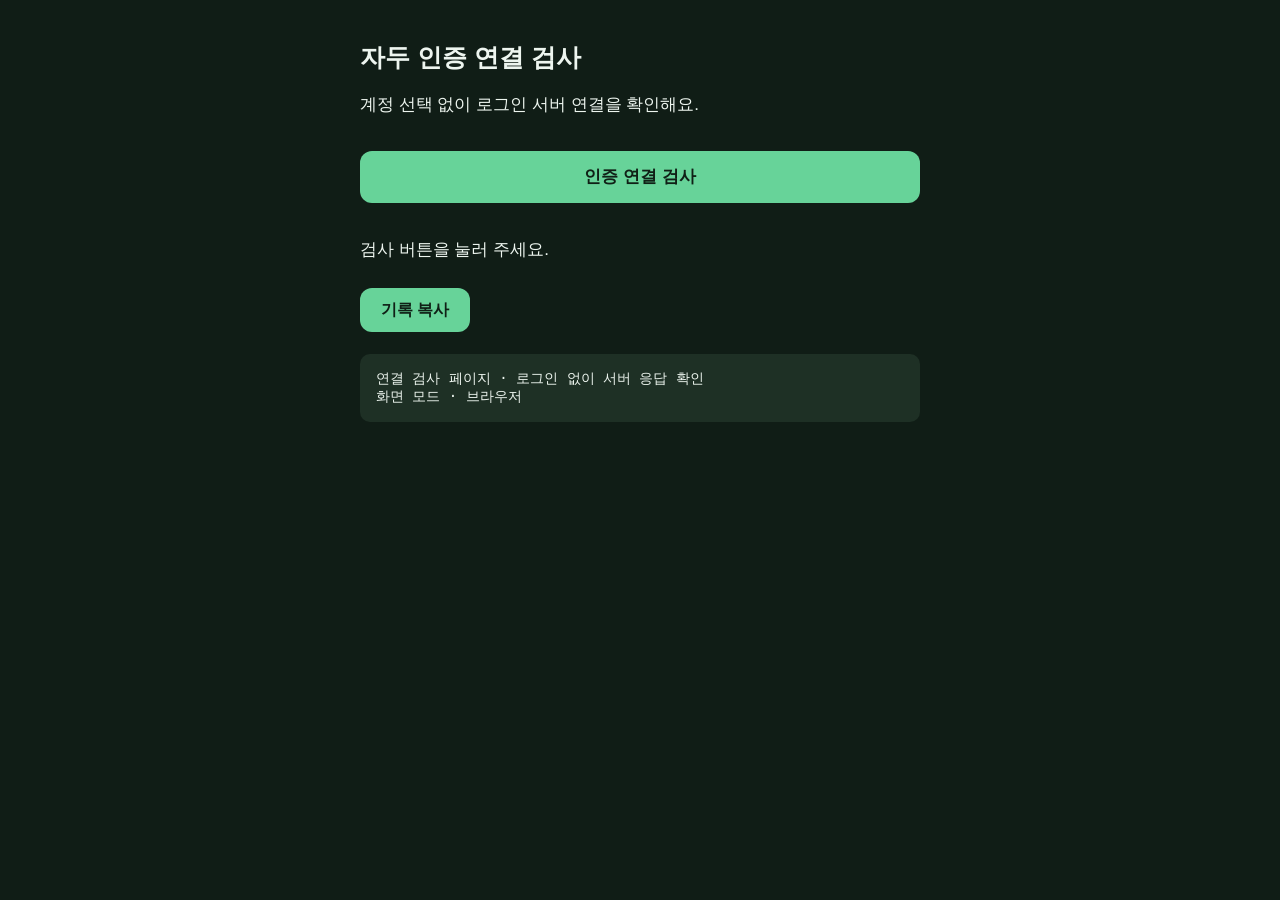
<file: connection/index.html>
<!doctype html><html lang="ko"><head><meta charset="utf-8"><meta name="viewport" content="width=device-width,initial-scale=1"><title>자두 인증 연결 검사</title><style>body{margin:0;background:#101d16;color:#edf5ef;font:17px -apple-system,sans-serif;padding:24px}main{max-width:560px;margin:auto}h1{font-size:25px}button,a{font:inherit}button{background:#67d399;color:#102016;border:0;border-radius:12px;min-height:52px;width:100%;font-weight:700;margin:16px 0}a{color:#a9e9bd}p{line-height:1.6}pre{white-space:pre-wrap;font:14px monospace;padding:16px;background:#1e3025;border-radius:10px}nav{display:flex;gap:24px}.trace-actions{position:sticky;top:0;z-index:1;display:flex;align-items:center;gap:12px;background:#101d16;padding:8px 0}.trace-actions button{width:auto;min-width:110px;min-height:44px;margin:0;padding:0 16px;font-size:16px}.trace-actions span{font-size:15px}</style></head><body><main><h1>자두 인증 연결 검사</h1><p>계정 선택 없이 로그인 서버 연결을 확인해요.</p><button id="check" type="button">인증 연결 검사</button><p id="status" role="status">검사 버튼을 눌러 주세요.</p><div class="trace-actions"><button id="copy-log" type="button">기록 복사</button><span id="copy-status" role="status" aria-live="polite"></span></div><pre id="log"></pre></main><script src="./connection.js?v=net1"></script></body></html>
</file>
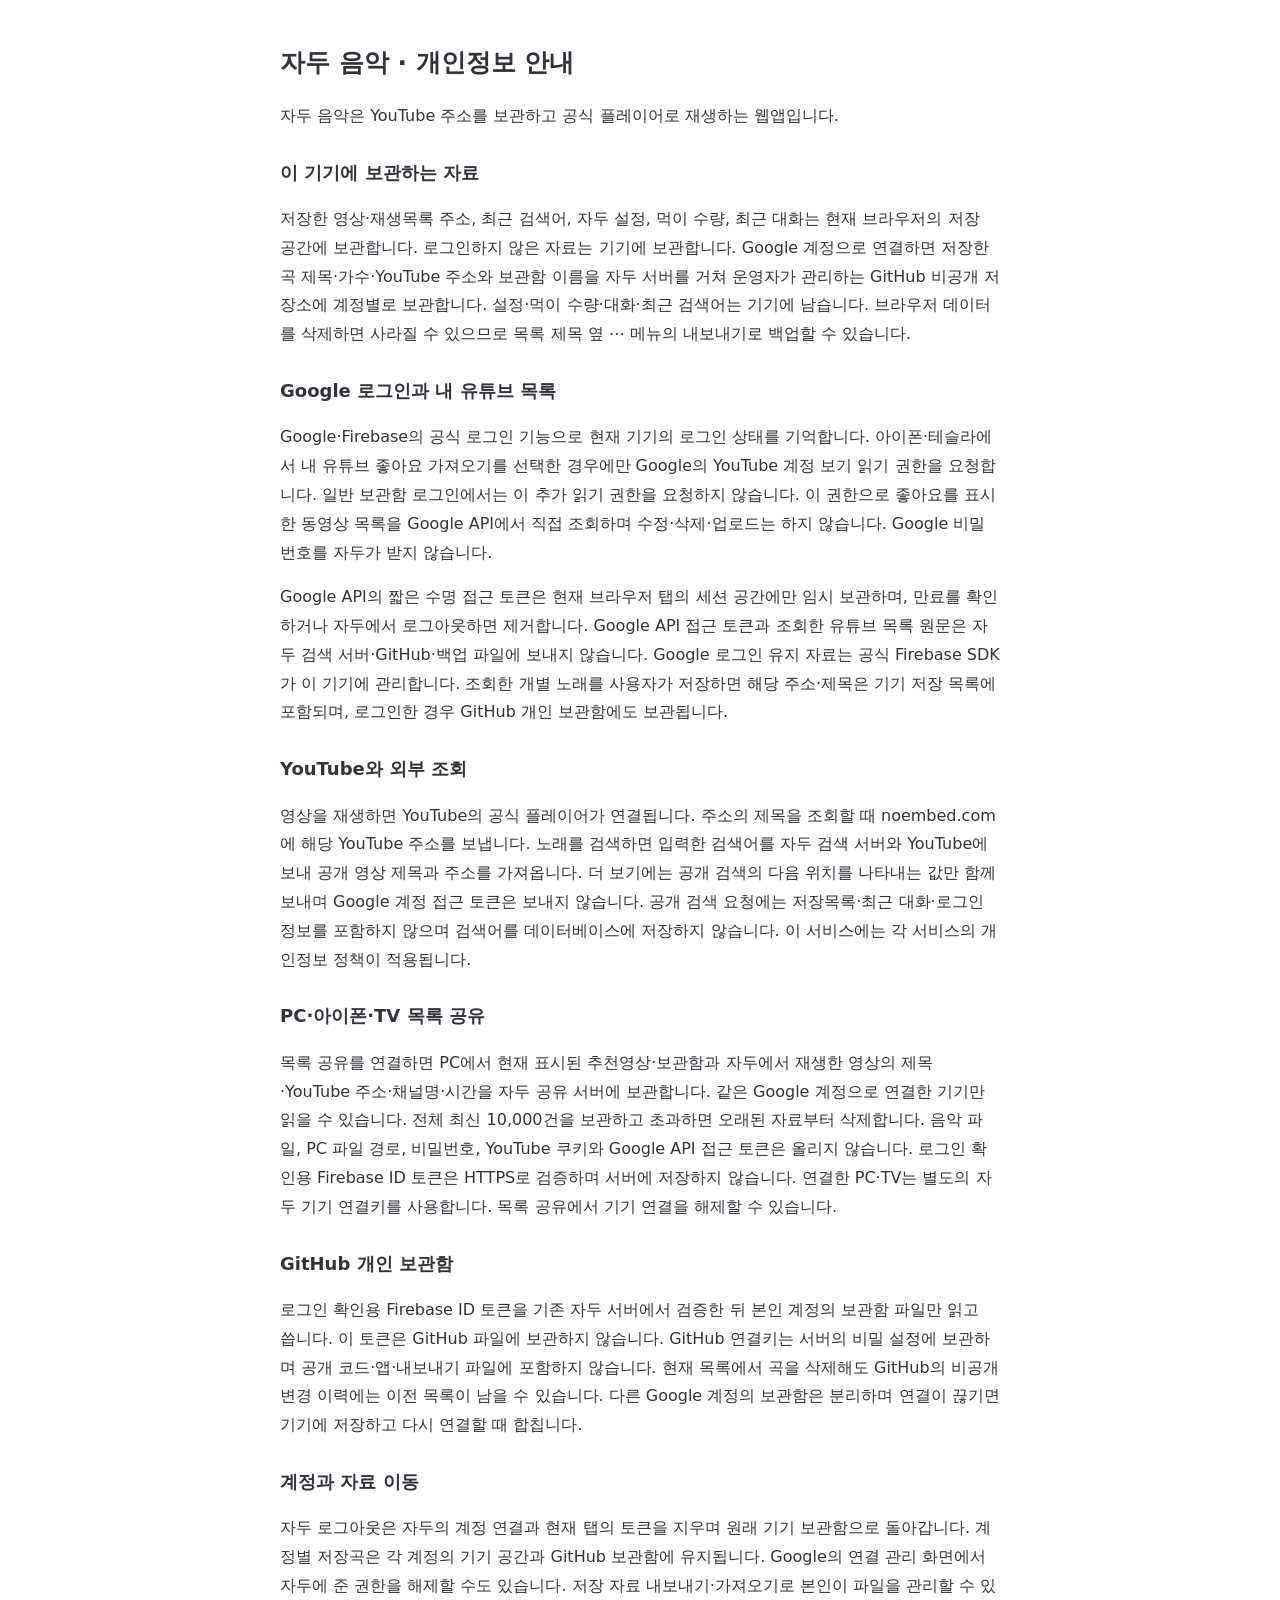
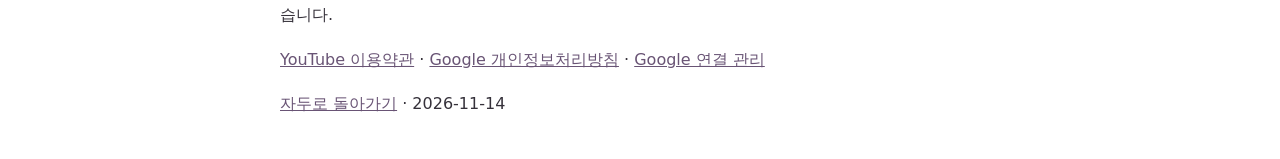
<file: github-redirect/iPhone/privacy.html>
<!doctype html><html lang="ko"><meta charset="utf-8"><meta name="viewport" content="width=device-width,initial-scale=1"><title>자두 음악 · 개인정보 안내</title><style>body{font:16px/1.8 system-ui,sans-serif;max-width:720px;margin:40px auto;padding:0 22px;color:#35313a}a{color:#695475}h1{font-size:25px}h2{font-size:18px;margin-top:26px}</style><h1>자두 음악 · 개인정보 안내</h1><p>자두 음악은 YouTube 주소를 보관하고 공식 플레이어로 재생하는 웹앱입니다.</p><h2>이 기기에 보관하는 자료</h2><p>저장한 영상·재생목록 주소, 최근 검색어, 자두 설정, 먹이 수량, 최근 대화는 현재 브라우저의 저장 공간에 보관합니다. 로그인하지 않은 자료는 기기에 보관합니다. Google 계정으로 연결하면 저장한 곡 제목·가수·YouTube 주소와 보관함 이름을 자두 서버를 거쳐 운영자가 관리하는 GitHub 비공개 저장소에 계정별로 보관합니다. 설정·먹이 수량·대화·최근 검색어는 기기에 남습니다. 브라우저 데이터를 삭제하면 사라질 수 있으므로 목록 제목 옆 ⋯ 메뉴의 내보내기로 백업할 수 있습니다.</p><h2>Google 로그인과 내 유튜브 목록</h2><p>Google·Firebase의 공식 로그인 기능으로 현재 기기의 로그인 상태를 기억합니다. 아이폰·테슬라에서 내 유튜브 좋아요 가져오기를 선택한 경우에만 Google의 YouTube 계정 보기 읽기 권한을 요청합니다. 일반 보관함 로그인에서는 이 추가 읽기 권한을 요청하지 않습니다. 이 권한으로 좋아요를 표시한 동영상 목록을 Google API에서 직접 조회하며 수정·삭제·업로드는 하지 않습니다. Google 비밀번호를 자두가 받지 않습니다.</p><p>Google API의 짧은 수명 접근 토큰은 현재 브라우저 탭의 세션 공간에만 임시 보관하며, 만료를 확인하거나 자두에서 로그아웃하면 제거합니다. Google API 접근 토큰과 조회한 유튜브 목록 원문은 자두 검색 서버·GitHub·백업 파일에 보내지 않습니다. Google 로그인 유지 자료는 공식 Firebase SDK가 이 기기에 관리합니다. 조회한 개별 노래를 사용자가 저장하면 해당 주소·제목은 기기 저장 목록에 포함되며, 로그인한 경우 GitHub 개인 보관함에도 보관됩니다.</p><h2>YouTube와 외부 조회</h2><p>영상을 재생하면 YouTube의 공식 플레이어가 연결됩니다. 주소의 제목을 조회할 때 noembed.com에 해당 YouTube 주소를 보냅니다. 노래를 검색하면 입력한 검색어를 자두 검색 서버와 YouTube에 보내 공개 영상 제목과 주소를 가져옵니다. 더 보기에는 공개 검색의 다음 위치를 나타내는 값만 함께 보내며 Google 계정 접근 토큰은 보내지 않습니다. 공개 검색 요청에는 저장목록·최근 대화·로그인 정보를 포함하지 않으며 검색어를 데이터베이스에 저장하지 않습니다. 이 서비스에는 각 서비스의 개인정보 정책이 적용됩니다.</p><h2>PC·아이폰·TV 목록 공유</h2><p>목록 공유를 연결하면 PC에서 현재 표시된 추천영상·보관함과 자두에서 재생한 영상의 제목·YouTube 주소·채널명·시간을 자두 공유 서버에 보관합니다. 같은 Google 계정으로 연결한 기기만 읽을 수 있습니다. 전체 최신 10,000건을 보관하고 초과하면 오래된 자료부터 삭제합니다. 음악 파일, PC 파일 경로, 비밀번호, YouTube 쿠키와 Google API 접근 토큰은 올리지 않습니다. 로그인 확인용 Firebase ID 토큰은 HTTPS로 검증하며 서버에 저장하지 않습니다. 연결한 PC·TV는 별도의 자두 기기 연결키를 사용합니다. 목록 공유에서 기기 연결을 해제할 수 있습니다.</p><h2>GitHub 개인 보관함</h2><p>로그인 확인용 Firebase ID 토큰을 기존 자두 서버에서 검증한 뒤 본인 계정의 보관함 파일만 읽고 씁니다. 이 토큰은 GitHub 파일에 보관하지 않습니다. GitHub 연결키는 서버의 비밀 설정에 보관하며 공개 코드·앱·내보내기 파일에 포함하지 않습니다. 현재 목록에서 곡을 삭제해도 GitHub의 비공개 변경 이력에는 이전 목록이 남을 수 있습니다. 다른 Google 계정의 보관함은 분리하며 연결이 끊기면 기기에 저장하고 다시 연결할 때 합칩니다.</p><h2>계정과 자료 이동</h2><p>자두 로그아웃은 자두의 계정 연결과 현재 탭의 토큰을 지우며 원래 기기 보관함으로 돌아갑니다. 계정별 저장곡은 각 계정의 기기 공간과 GitHub 보관함에 유지됩니다. Google의 연결 관리 화면에서 자두에 준 권한을 해제할 수도 있습니다. 저장 자료 내보내기·가져오기로 본인이 파일을 관리할 수 있습니다.</p><p><a href="https://www.youtube.com/t/terms" target="_blank" rel="noopener noreferrer">YouTube 이용약관</a> · <a href="https://policies.google.com/privacy" target="_blank" rel="noopener noreferrer">Google 개인정보처리방침</a> · <a href="https://myaccount.google.com/connections" target="_blank" rel="noopener noreferrer">Google 연결 관리</a></p><p><a href="./">자두로 돌아가기</a> · 2026-11-14</p></html>
</file>
